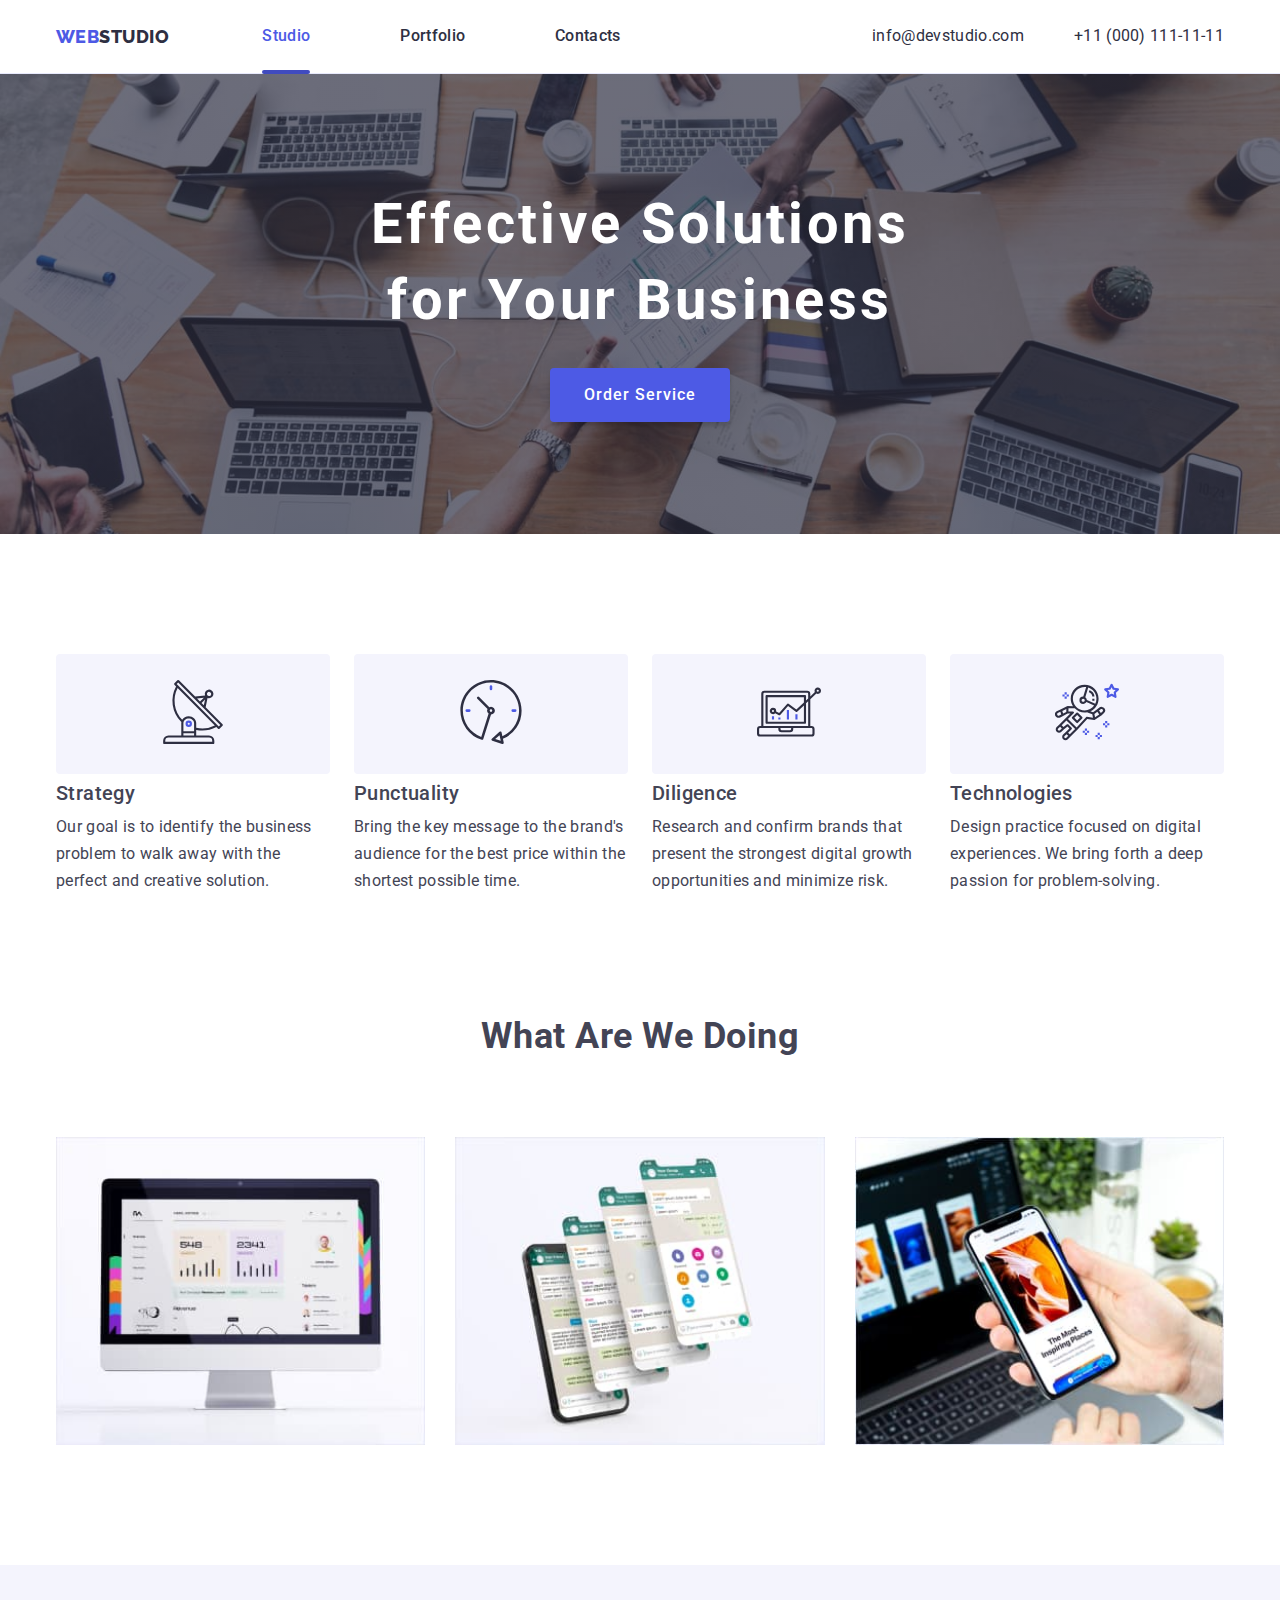
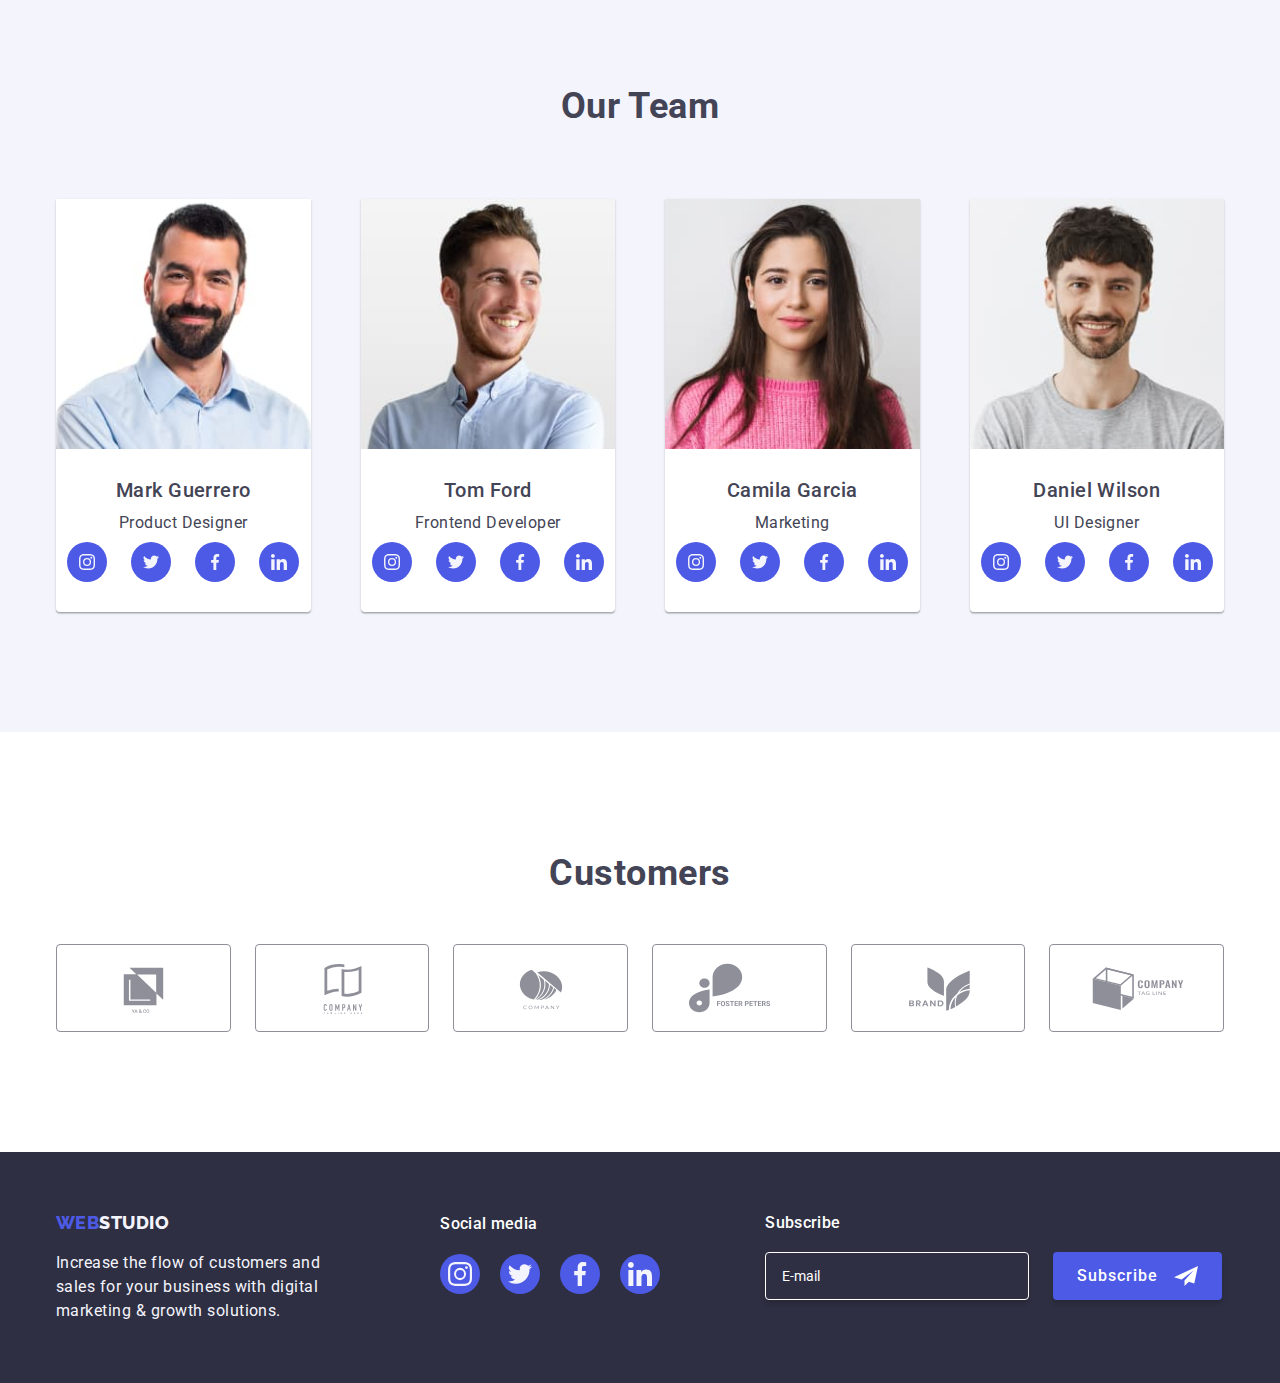
<file: index.html>
<!DOCTYPE html>
<html lang="en">
  <head>
    <meta charset="UTF-8" />
    <meta name="viewport" content="width=device-width, initial-scale=1.0" />
    <title>Studio</title>
    <link rel="preconnect" href="https://fonts.googleapis.com " />
    <link rel="preconnect" href="https://fonts.gstatic.com " crossorigin />
    <link
      rel="stylesheet"
      href="https://cdnjs.cloudflare.com/ajax/libs/modern-normalize/2.0.0/modern-normalize.min.css"
    />
    <link rel="stylesheet" href="./css/styles.css" />
    <link
      href="https://fonts.googleapis.com/css2?family=Raleway:wght@800&family=Roboto:wght@400;500;700;900&display=swap"
      rel="stylesheet"
    />
  </head>

  <body>
    <!-- HEADER -->

    <header class="page-header">
      <div class="container menu">
        <nav class="navigation">
          <a class="logo-link" href="./index.html"
            ><span class="logo">WEB</span><span class="studio">STUDIO</span></a
          >
          <ul class="nav-menu list">
            <li class="item">
              <a class="page current link" href="./index.html">Studio</a>
            </li>
            <li class="item">
              <a class="page link" href="./portfolio.html">Portfolio</a>
            </li>
            <li class="item">
              <a class="page link" href="#">Contacts</a>
            </li>
          </ul>
        </nav>
        <ul class="contacts-menu list">
          <li class="item">
            <a class="contact link" href="mailto:info@devstudio.com"
              >info@devstudio.com</a
            >
          </li>
          <li class="item">
            <a class="contact link" href="tel:+110001111111"
              >+11 (000) 111-11-11</a
            >
          </li>
        </ul>
        <button
          class="menu-toggle js-open-menu"
          aria-expanded="false"
          aria-controls="mobile-menu"
        >
          <svg class="burger" width="32" height="22">
            <use href="./images/icons.svg#burger"></use>
          </svg>
        </button>
      </div>
    </header>

    <!-- MAIN -->

    <main>
      <!-- Secton 1 -->

      <section class="hero">
        <div class="container">
          <h1 class="hero-title">
            Effective Solutions <br />for Your Business
          </h1>
          <button class="button primary" type="button" data-modal-open>
            Order Service
          </button>
        </div>
      </section>

      <!-- Section 2 -->
      <section class="section">
        <div class="container">
          <ul class="benefits list">
            <li class="item">
              <div class="icon">
                <a class="link" href="">
                  <svg class="antenna" width="64" height="64">
                    <use href="./images/icons.svg#antenna"></use>
                  </svg>
                </a>
              </div>
              <h3 class="title">Strategy</h3>
              <p class="description">
                Our goal is to identify the business problem to walk away with
                the perfect and creative solution.
              </p>
            </li>
            <li class="item">
              <div class="icon">
                <a class="link" href="">
                  <svg class="clock" width="64" height="64">
                    <use href="./images/icons.svg#clock"></use>
                  </svg>
                </a>
              </div>
              <h3 class="title">Punctuality</h3>
              <p class="description">
                Bring the key message to the brand's audience for the best price
                within the shortest possible time.
              </p>
            </li>
            <li class="item">
              <div class="icon">
                <a class="link" href="">
                  <svg class="diagram" width="64" height="64">
                    <use href="./images/icons.svg#diagram"></use>
                  </svg>
                </a>
              </div>
              <h3 class="title">Diligence</h3>
              <p class="description">
                Research and confirm brands that present the strongest digital
                growth opportunities and minimize risk.
              </p>
            </li>
            <li class="item">
              <div class="icon">
                <a class="link" href="">
                  <svg class="astronaut" width="64" height="64">
                    <use href="./images/icons.svg#astronaut"></use>
                  </svg>
                </a>
              </div>
              <h3 class="title">Technologies</h3>
              <p class="description">
                Design practice focused on digital experiences. We bring forth a
                deep passion for problem-solving.
              </p>
            </li>
          </ul>
        </div>
      </section>

      <!-- Section 3 -->

      <section class="section no-top-padding hidden">
        <div class="container">
          <h2 class="section-title">What Are We Doing</h2>
          <ul class="what-we-do list">
            <li class="item">
              <img
                src="images/monitor.jpg"
                alt="Computer Monitor"
                width="360"
                height="300"
                class="image"
              />
            </li>
            <li class="item">
              <img
                src="images/cellphone-screens.jpg"
                alt="Multiple Cellphone Screens"
                width="360"
                height="300"
                class="image"
              />
            </li>
            <li class="item">
              <img
                src="images/cellphone.jpg"
                alt="Holding a Cellphone"
                width="360"
                height="300"
                class="image"
              />
            </li>
          </ul>
        </div>
      </section>

      <!-- Section 4 -->

      <section class="section bg-team">
        <div class="container">
          <h2 class="section-title">Our Team</h2>
          <ul class="team list">
            <li class="item">
              <img
                srcset="
                  ./images/mark-guerrero.jpg    1x,
                  ./images/mark-guerrero@2x.jpg 2x
                "
                src="images/mark-guerrero.jpg"
                alt="Mark Guerrero"
                width="270"
                height="260"
                class="image"
              />
              <h3 class="name">Mark Guerrero</h3>
              <p class="position">Product Designer</p>
              <ul class="social-team list">
                <li class="icon-item">
                  <a
                    class="link"
                    href="https://instagram.com"
                    target="_blank"
                    rel="noopener noreferrer"
                    aria-label="Link to Instagram"
                  >
                    <svg class="icon" width="16" height="16">
                      <use href="./images/icons.svg#instagram"></use>
                    </svg>
                  </a>
                </li>
                <li class="icon-item">
                  <a
                    class="link"
                    href="https://twitter.com"
                    target="_blank"
                    rel="noopener noreferrer"
                    aria-label="Link to Twitter"
                  >
                    <svg class="icon" width="16" height="16">
                      <use href="./images/icons.svg#twitter"></use>
                    </svg>
                  </a>
                </li>
                <li class="icon-item">
                  <a
                    class="link"
                    href="https://facebook.com"
                    target="_blank"
                    rel="noopener noreferrer"
                    aria-label="Link to Facebook"
                  >
                    <svg class="icon" width="16" height="16">
                      <use href="./images/icons.svg#facebook"></use>
                    </svg>
                  </a>
                </li>
                <li class="icon-item">
                  <a
                    class="link"
                    href="https://linkedin.com"
                    target="_blank"
                    rel="noopener noreferrer"
                    aria-label="LinkedIn"
                  >
                    <svg class="icon" width="16" height="16">
                      <use href="./images/icons.svg#linkedin"></use>
                    </svg>
                  </a>
                </li>
              </ul>
            </li>
            <li class="item">
              <img
                srcset="./images/tom-ford.jpg 1x, ./images/tom-ford@2x.jpg 2x"
                src="images/tom-ford.jpg"
                alt="Tom Ford"
                width="270"
                height="260"
                class="image"
              />
              <h3 class="name">Tom Ford</h3>
              <p class="position">Frontend Developer</p>
              <ul class="social-team list">
                <li class="icon-item">
                  <a
                    class="link"
                    href="https://instagram.com"
                    target="_blank"
                    rel="noopener noreferrer"
                    aria-label="Link to Instagram"
                  >
                    <svg class="icon" width="16" height="16">
                      <use href="./images/icons.svg#instagram"></use>
                    </svg>
                  </a>
                </li>
                <li class="icon-item">
                  <a
                    class="link"
                    href="https://twitter.com"
                    target="_blank"
                    rel="noopener noreferrer"
                    aria-label="Link to Twitter"
                  >
                    <svg class="icon" width="16" height="16">
                      <use href="./images/icons.svg#twitter"></use>
                    </svg>
                  </a>
                </li>
                <li class="icon-item">
                  <a
                    class="link"
                    href="https://facebook.com"
                    target="_blank"
                    rel="noopener noreferrer"
                    aria-label="Link to Facebook"
                  >
                    <svg class="icon" width="16" height="16">
                      <use href="./images/icons.svg#facebook"></use>
                    </svg>
                  </a>
                </li>
                <li class="icon-item">
                  <a
                    class="link"
                    href="https://linkedin.com"
                    target="_blank"
                    rel="noopener noreferrer"
                    aria-label="Link to LinkedIn"
                  >
                    <svg class="icon" width="16" height="16">
                      <use href="./images/icons.svg#linkedin"></use>
                    </svg>
                  </a>
                </li>
              </ul>
            </li>
            <li class="item">
              <img
                srcset="
                  ./images/camila-garcia.jpg    1x,
                  ./images/camila-garcia@2x.jpg 2x
                "
                src="images/camila-garcia.jpg"
                alt="Camila Garcia"
                width="270"
                height="260"
                class="image"
              />
              <h3 class="name">Camila Garcia</h3>
              <p class="position">Marketing</p>
              <ul class="social-team list">
                <li class="icon-item">
                  <a
                    class="link"
                    href="https://instagram.com"
                    target="_blank"
                    rel="noopener noreferrer"
                    aria-label="Link to Instagram"
                  >
                    <svg class="icon" width="16" height="16">
                      <use href="./images/icons.svg#instagram"></use>
                    </svg>
                  </a>
                </li>
                <li class="icon-item">
                  <a
                    class="link"
                    href="https://twitter.com"
                    target="_blank"
                    rel="noopener noreferrer"
                    aria-label="Link to Twitter"
                  >
                    <svg class="icon" width="16" height="16">
                      <use href="./images/icons.svg#twitter"></use>
                    </svg>
                  </a>
                </li>
                <li class="icon-item">
                  <a
                    class="link"
                    href="https://facebook.com"
                    target="_blank"
                    rel="noopener noreferrer"
                    aria-label="Link to Facebook"
                  >
                    <svg class="icon" width="16" height="16">
                      <use href="./images/icons.svg#facebook"></use>
                    </svg>
                  </a>
                </li>
                <li class="icon-item">
                  <a
                    class="link"
                    href="https://linkedin.com"
                    target="_blank"
                    rel="noopener noreferrer"
                    aria-label="Link to LinkedIN"
                  >
                    <svg class="icon" width="16" height="16">
                      <use href="./images/icons.svg#linkedin"></use>
                    </svg>
                  </a>
                </li>
              </ul>
            </li>
            <li class="item">
              <img
                srcset="
                  ./images/daniel-wilson.jpg    1x,
                  ./images/daniel-wilson@2x.jpg 2x
                "
                src="images/daniel-wilson.jpg"
                alt="Daniel Wilson"
                width="270"
                height="260"
                class="image"
              />
              <h3 class="name">Daniel Wilson</h3>
              <p class="position">UI Designer</p>
              <ul class="social-team list">
                <li class="icon-item">
                  <a
                    class="link"
                    href="https://instagram.com"
                    target="_blank"
                    rel="noopener noreferrer"
                    aria-label="Link to Instagram"
                  >
                    <svg class="icon" width="16" height="16">
                      <use href="./images/icons.svg#instagram"></use>
                    </svg>
                  </a>
                </li>
                <li class="icon-item">
                  <a
                    class="link"
                    href="https://twitter.com"
                    target="_blank"
                    rel="noopener noreferrer"
                    aria-label="Link to Twitter"
                  >
                    <svg class="icon" width="16" height="16">
                      <use href="./images/icons.svg#twitter"></use>
                    </svg>
                  </a>
                </li>
                <li class="icon-item">
                  <a
                    class="link"
                    href="https://facebook.com"
                    target="_blank"
                    rel="noopener noreferrer"
                    aria-label="Link to Facebook"
                  >
                    <svg class="icon" width="16" height="16">
                      <use href="./images/icons.svg#facebook"></use>
                    </svg>
                  </a>
                </li>
                <li class="icon-item">
                  <a
                    class="link"
                    href="https://linkedin.com"
                    target="_blank"
                    rel="noopener noreferrer"
                    aria-label="Link to LinkedIN"
                  >
                    <svg class="icon" width="16" height="16">
                      <use href="./images/icons.svg#linkedin"></use>
                    </svg>
                  </a>
                </li>
              </ul>
            </li>
          </ul>
        </div>
      </section>

      <!-- Customers Section -->

      <section class="section">
        <div class="container">
          <h2 class="section-title">Customers</h2>
          <ul class="partners list">
            <li class="item">
              <a class="link" href="" aria-label="Client 1">
                <svg class="icon" width="104" height="56">
                  <use href="./images/icons.svg#client-1"></use>
                </svg>
              </a>
            </li>
            <li class="item">
              <a class="link" href="" aria-label="Client 2">
                <svg class="icon" width="104" height="56">
                  <use href="./images/icons.svg#client-2"></use>
                </svg>
              </a>
            </li>
            <li class="item">
              <a class="link" href="" aria-label="Client 3">
                <svg class="icon" width="104" height="56">
                  <use href="./images/icons.svg#client-3"></use>
                </svg>
              </a>
            </li>
            <li class="item">
              <a class="link" href="" aria-label="Client 4">
                <svg class="icon" width="104" height="56">
                  <use href="./images/icons.svg#client-4"></use>
                </svg>
              </a>
            </li>
            <li class="item">
              <a class="link" href="" aria-label="Client 5">
                <svg class="icon" width="104" height="56">
                  <use href="./images/icons.svg#client-5"></use>
                </svg>
              </a>
            </li>
            <li class="item">
              <a class="link" href="" aria-label="Client 6">
                <svg class="icon" width="104" height="56">
                  <use href="./images/icons.svg#client-6"></use>
                </svg>
              </a>
            </li>
          </ul>
        </div>
      </section>
    </main>

    <!-- FOOTER -->

    <footer class="page-footer">
      <div class="container">
        <div class="footer">
          <div class="footer-address">
            <a class="logo-link" href="./index.html"
              ><span class="logo">WEB</span
              ><span class="studio-2">STUDIO</span></a
            >
            <p class="footer-description">
              Increase the flow of customers and <br />
              sales for your business with digital <br />
              marketing & growth solutions.
            </p>
          </div>
          <div class="footer-media">
            <b class="footer-heading">Social media</b>
            <ul class="social-footer list">
              <li class="icon-item">
                <a
                  class="link"
                  href="https://instagram.com"
                  target="_blank"
                  rel="noopener noreferrer"
                  aria-label="Link to Instagram"
                >
                  <svg class="icon" width="24" height="24">
                    <use href="./images/icons.svg#instagram"></use>
                  </svg>
                </a>
              </li>
              <li class="icon-item">
                <a
                  class="link"
                  href="https://twitter.com"
                  target="_blank"
                  rel="noopener noreferrer"
                  aria-label="Link to Twitter"
                >
                  <svg class="icon" width="24" height="24">
                    <use href="./images/icons.svg#twitter"></use>
                  </svg>
                </a>
              </li>
              <li class="icon-item">
                <a
                  class="link"
                  href="https://facebook.com"
                  target="_blank"
                  rel="noopener noreferrer"
                  aria-label="Link to Facebook"
                >
                  <svg class="icon" width="24" height="24">
                    <use href="./images/icons.svg#facebook"></use>
                  </svg>
                </a>
              </li>
              <li class="icon-item">
                <a
                  class="link"
                  href="https://linkedin.com"
                  target="_blank"
                  rel="noopener noreferrer"
                  aria-label="Link to LinkedIn"
                >
                  <svg class="icon" width="24" height="24">
                    <use href="./images/icons.svg#linkedin"></use>
                  </svg>
                </a>
              </li>
            </ul>
          </div>
          <div class="footer-subscribe">
            <b class="footer-heading">Subscribe</b>
            <form class="footer-form" name="signupform">
              <label class="check">
                <input
                  class="user-email"
                  type="email"
                  name="email"
                  placeholder="E-mail"
                />
              </label>
              <!-- </div> -->
              <div class="footer-newsletter">
                <button class="button secondary" type="submit">
                  Subscribe
                  <a href="">
                    <svg class="newsletter" width="24" height="24">
                      <use href="./images/icons.svg#newsletter"></use>
                    </svg>
                  </a>
                </button>
              </div>
            </form>
          </div>
        </div>
      </div>
    </footer>

    <!-- Order Service Modal -->

    <div class="backdrop is-hidden" data-modal>
      <div class="modal">
        <button type="button" class="modal-close" data-modal-close>
          <svg class="modal-icon" width="8" height="8">
            <use href="./images/icons.svg#close"></use>
          </svg>
        </button>
        <p class="form-title">Leave your contacts and we will call you back</p>
        <form name="form-modal">
          <label class="form-field">
            <span class="form-label">Name</span>
            <input
              class="form-input"
              type="text"
              name="contacts-name"
              autofocus
              required
            />
            <svg class="form-icon" width="18" height="18">
              <use href="./images/icons.svg#person"></use>
            </svg>
          </label>

          <label class="form-field">
            <span class="form-label">Phone</span>
            <input
              class="form-input"
              type="tel"
              name="contacts-phone"
              required
            />
            <svg class="form-icon" width="18" height="24">
              <use href="./images/icons.svg#phone"></use>
            </svg>
          </label>

          <label class="form-field">
            <span class="form-label">Email</span>
            <input
              class="form-input"
              type="email"
              name="contacts-email"
              required
            />
            <svg class="form-icon" width="18" height="24">
              <use href="./images/icons.svg#email"></use>
            </svg>
          </label>

          <label class="form-field">
            <span class="form-label">Comments</span>
            <textarea
              class="form-textarea"
              name="contacts-comment"
              rows="10"
              placeholder="Text input"
            ></textarea>
          </label>

          <label class="form-terms">
            <input class="form-checkbox hide" type="checkbox" name="terms" />
            <svg class="terms-icon" width="16" height="16">
              <use href="./images/icons.svg#checkbox"></use></svg
            ><span class="agreement"
              >I accept the terms and conditions of the
              <a class="policy" href="">Privacy Policy</a></span
            >
          </label>
          <button class="button form-button" type="submit">Send</button>
        </form>
      </div>
    </div>

    <!-- Mobile Menu -->

    <div class="menu-container js-menu-container" id="mobile-menu">
      <button type="button" class="mobile-close js-close-menu">
        <svg class="mobile-icon" width="8" height="8">
          <use href="./images/icons.svg#close"></use>
        </svg>
      </button>
      <ul class="mob-menu list">
        <li class="item">
          <a class="mob-page current link" href="./index.html">Studio</a>
        </li>
        <li class="item">
          <a class="mob-page link" href="./portfolio.html">Portfolio</a>
        </li>
        <li class="item">
          <a class="mob-page link" href="#">Contacts</a>
        </li>
      </ul>
      <div>
        <ul class="mob-contacts list">
          <li class="item">
            <a class="contact link" href="tel:+110001111111"
              >+11 (000) 111-11-11</a
            >
          </li>
          <li class="item">
            <a class="contact link" href="mailto:info@devstudio.com"
              >info@devstudio.com</a
            >
          </li>
        </ul>
        <!-- </div> -->
        <!-- <div> -->
        <ul class="mob-social list">
          <li class="icon-item">
            <a
              class="link"
              href="https://instagram.com"
              target="_blank"
              rel="noopener noreferrer"
              aria-label="Link to Instagram"
            >
              <svg class="icon" width="24" height="24">
                <use href="./images/icons.svg#instagram"></use>
              </svg>
            </a>
          </li>
          <li class="icon-item">
            <a
              class="link"
              href="https://twitter.com"
              target="_blank"
              rel="noopener noreferrer"
              aria-label="Link to Twitter"
            >
              <svg class="icon" width="24" height="24">
                <use href="./images/icons.svg#twitter"></use>
              </svg>
            </a>
          </li>
          <li class="icon-item">
            <a
              class="link"
              href="https://facebook.com"
              target="_blank"
              rel="noopener noreferrer"
              aria-label="Link to Facebook"
            >
              <svg class="icon" width="24" height="24">
                <use href="./images/icons.svg#facebook"></use>
              </svg>
            </a>
          </li>
          <li class="icon-item">
            <a
              class="link"
              href="https://linkedin.com"
              target="_blank"
              rel="noopener noreferrer"
              aria-label="Link to LinkedIn"
            >
              <svg class="icon" width="24" height="24">
                <use href="./images/icons.svg#linkedin"></use>
              </svg>
            </a>
          </li>
        </ul>
      </div>
    </div>

    <script src="./js/modal.js"></script>
    <script defer src="./js/mobile-menu.js"></script>
  </body>
</html>
</file>
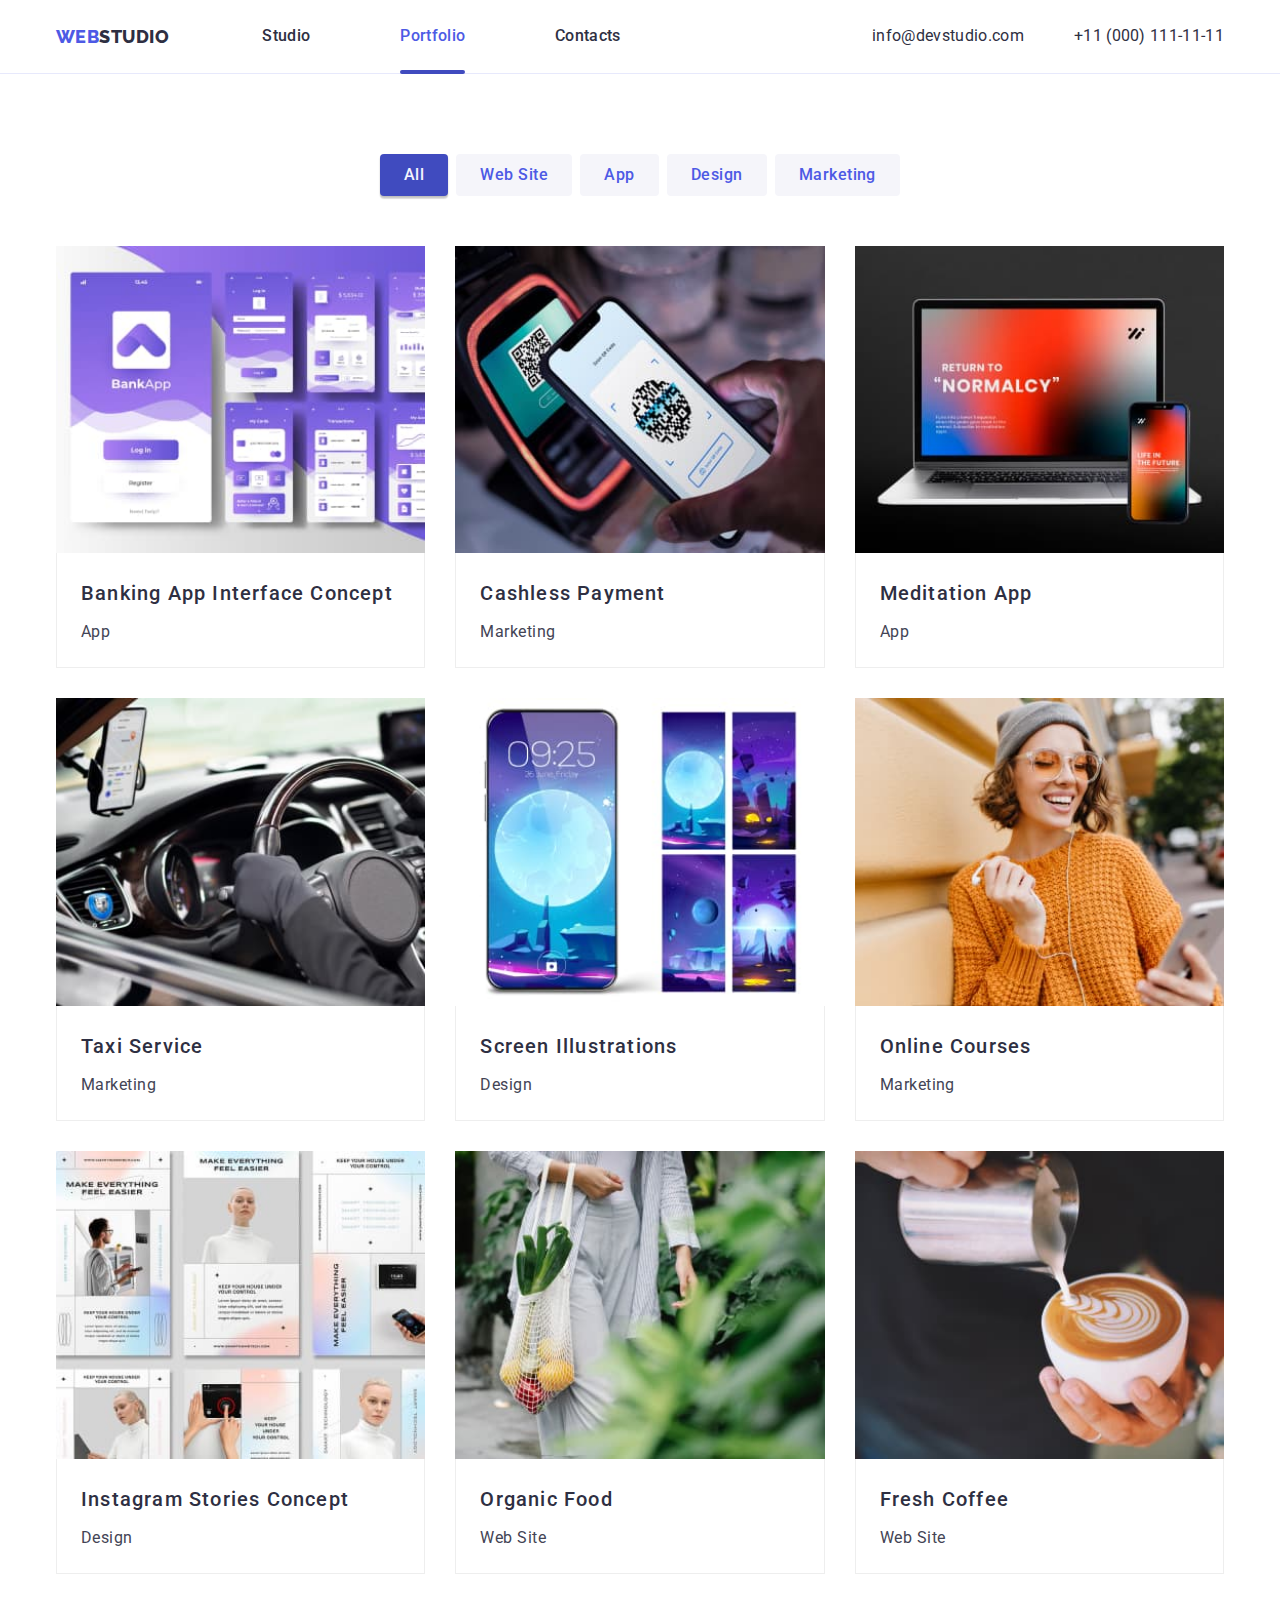
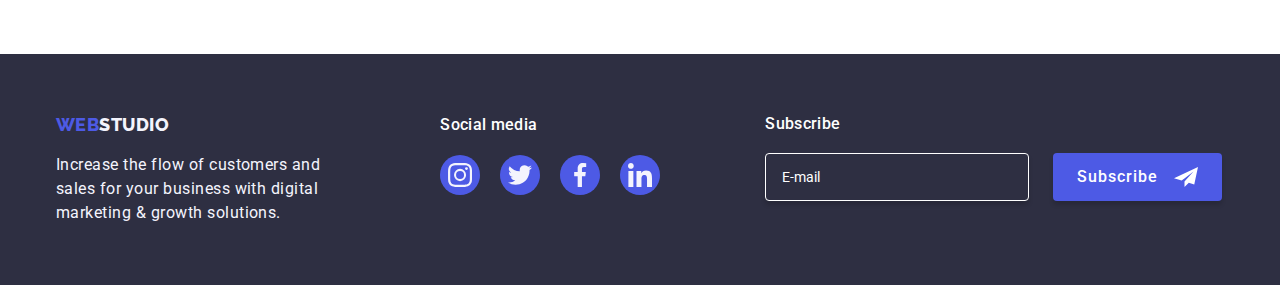
<file: portfolio.html>
<!DOCTYPE html>
<html lang="en">
  <head>
    <meta charset="UTF-8" />
    <meta name="viewport" content="width=device-width, initial-scale=1.0" />
    <title>Portfolio</title>
    <link rel="preconnect" href="https://fonts.googleapis.com " />
    <link rel="preconnect" href="https://fonts.gstatic.com " crossorigin />
    <link
      rel="stylesheet"
      href="https://cdnjs.cloudflare.com/ajax/libs/modern-normalize/2.0.0/modern-normalize.min.css"
    />
    <link rel="stylesheet" href="./css/styles.css" />
    <link
      href="https://fonts.googleapis.com/css2?family=Raleway:wght@800&family=Roboto:wght@400;500;700;900&display=swap"
      rel="stylesheet"
    />
  </head>
  <body>
    <!-- HEADER -->

    <header class="page-header">
      <div class="container menu">
        <nav class="navigation">
          <a class="logo-link" href="./index.html"
            ><span class="logo">WEB</span><span class="studio">STUDIO</span></a
          >
          <ul class="nav-menu list">
            <li class="item">
              <a class="page link" href="./index.html">Studio</a>
            </li>
            <li class="item">
              <a class="page current link" href="./portfolio.html">Portfolio</a>
            </li>
            <li class="item">
              <a class="page link" href="#">Contacts</a>
            </li>
          </ul>
        </nav>
        <ul class="contacts-menu list">
          <li class="item">
            <a class="contact link" href="mailto:info@devstudio.com"
              >info@devstudio.com</a
            >
          </li>
          <li class="item">
            <a class="contact link" href="tel:+110001111111"
              >+11 (000) 111-11-11</a
            >
          </li>
        </ul>
        <button
          class="menu-toggle js-open-menu"
          aria-expanded="false"
          aria-controls="mobile-menu"
        >
          <svg class="burger" width="32" height="22">
            <use href="./images/icons.svg#burger"></use>
          </svg>
        </button>
      </div>
    </header>

    <!-- MAIN -->
    <main>
      <!-- Section 1 -->
      <section class="secton">
        <div class="container">
          <ul class="filters list">
            <li class="space">
              <button class="button filter current" type="button">All</button>
            </li>
            <li class="space">
              <button class="button filter" type="button">Web Site</button>
            </li>
            <li class="space">
              <button class="button filter" type="button">App</button>
            </li>
            <li class="space">
              <button class="button filter" type="button">Design</button>
            </li>
            <li class="space">
              <button class="button filter" type="button">Marketing</button>
            </li>
          </ul>
          <!-- Section 2 -->
          <ul class="projects list">
            <li class="project-card">
              <a href="" class="project link">
                <div class="project-image">
                  <img
                    src="images/hw2-banking-app-d.jpg"
                    alt="Banking App Interface"
                    width="370"
                    height="300"
                    class="image"
                  />
                  <div class="overlay">
                    <p class="project-text">
                      14 Stylish and User-Friendly App Design Concepts · Task
                      Manager App · Calorie Tracker App · Exotic Fruit Ecommerce
                      App · Cloud Storage App
                    </p>
                  </div>
                </div>
                <div class="substrate">
                  <h2 class="name">Banking App Interface Concept</h2>
                  <p class="type">App</p>
                </div>
              </a>
            </li>
            <li class="project-card">
              <a href="" class="project link">
                <div class="project-image">
                  <img
                    src="images/hw2-cashless-d.jpg"
                    alt="Cellphone with QR Codes"
                    width="370"
                    height="300"
                    class="image"
                  />
                  <div class="overlay">
                    <p class="project-text">
                      14 Stylish and User-Friendly App Design Concepts · Task
                      Manager App · Calorie Tracker App · Exotic Fruit Ecommerce
                      App · Cloud Storage App
                    </p>
                  </div>
                </div>
                <div class="substrate">
                  <h2 class="name">Cashless Payment</h2>
                  <p class="type">Marketing</p>
                </div>
              </a>
            </li>
            <li class="project-card">
              <a href="" class="project link">
                <div class="project-image">
                  <img
                    src="images/hw2-meditation-d.jpg"
                    alt="Laptop and cellphone"
                    width="370"
                    height="300"
                    class="image"
                  />
                  <div class="overlay">
                    <p class="project-text">
                      14 Stylish and User-Friendly App Design Concepts · Task
                      Manager App · Calorie Tracker App · Exotic Fruit Ecommerce
                      App · Cloud Storage App
                    </p>
                  </div>
                </div>
                <div class="substrate">
                  <h2 class="name">Meditation App</h2>
                  <p class="type">App</p>
                </div>
              </a>
            </li>
            <li class="project-card">
              <a href="" class="project link">
                <div class="project-image">
                  <img
                    src="images/hw2-taxi-d.jpg"
                    alt="Drive Wheel"
                    width="370"
                    height="300"
                    class="image"
                  />
                  <div class="overlay">
                    <p class="project-text">
                      14 Stylish and User-Friendly App Design Concepts · Task
                      Manager App · Calorie Tracker App · Exotic Fruit Ecommerce
                      App · Cloud Storage App
                    </p>
                  </div>
                </div>
                <div class="substrate">
                  <h2 class="name">Taxi Service</h2>
                  <p class="type">Marketing</p>
                </div>
              </a>
            </li>
            <li class="project-card">
              <a href="" class="project link">
                <div class="project-image">
                  <img
                    src="images/hw2-screen-illustrations-d.jpg"
                    alt="Cellphone Screen Illustrations"
                    width="370"
                    height="300"
                    class="image"
                  />
                  <div class="overlay">
                    <p class="project-text">
                      14 Stylish and User-Friendly App Design Concepts · Task
                      Manager App · Calorie Tracker App · Exotic Fruit Ecommerce
                      App · Cloud Storage App
                    </p>
                  </div>
                </div>
                <div class="substrate">
                  <h2 class="name">Screen Illustrations</h2>
                  <p class="type">Design</p>
                </div>
              </a>
            </li>
            <li class="project-card">
              <a href="" class="project link">
                <div class="project-image">
                  <img
                    src="images/hw2-online-courses-d.jpg"
                    alt="A girl wearing orange T-shrit"
                    width="370"
                    height="300"
                    class="image"
                  />
                  <div class="overlay">
                    <p class="project-text">
                      14 Stylish and User-Friendly App Design Concepts · Task
                      Manager App · Calorie Tracker App · Exotic Fruit Ecommerce
                      App · Cloud Storage App
                    </p>
                  </div>
                </div>
                <div class="substrate">
                  <h2 class="name">Online Courses</h2>
                  <p class="type">Marketing</p>
                </div>
              </a>
            </li>
            <li class="project-card">
              <a href="" class="project link">
                <div class="project-image">
                  <img
                    src="images/hw2-instagram-stories-d.jpg"
                    alt="Instagram stories"
                    width="370"
                    height="300"
                    class="image"
                  />
                  <div class="overlay">
                    <p class="project-text">
                      14 Stylish and User-Friendly App Design Concepts · Task
                      Manager App · Calorie Tracker App · Exotic Fruit Ecommerce
                      App · Cloud Storage App
                    </p>
                  </div>
                </div>
                <div class="substrate">
                  <h2 class="name">Instagram Stories Concept</h2>
                  <p class="type">Design</p>
                </div>
              </a>
            </li>
            <li class="project-card">
              <a href="" class="project link">
                <div class="project-image">
                  <img
                    src="images/hw2-organic-foods-d.jpg"
                    alt="Lady carrying a bag of foods"
                    width="370"
                    height="300"
                    class="image"
                  />
                  <div class="overlay">
                    <p class="project-text">
                      14 Stylish and User-Friendly App Design Concepts · Task
                      Manager App · Calorie Tracker App · Exotic Fruit Ecommerce
                      App · Cloud Storage App
                    </p>
                  </div>
                </div>
                <div class="substrate">
                  <h2 class="name">Organic Food</h2>
                  <p class="type">Web Site</p>
                </div>
              </a>
            </li>
            <li class="project-card">
              <a href="" class="project link">
                <div class="project-image">
                  <img
                    src="images/hw2-fresh-coffee-d.jpg"
                    alt="Coffee Art"
                    width="370"
                    height="300"
                    class="image"
                  />
                  <div class="overlay">
                    <p class="project-text">
                      14 Stylish and User-Friendly App Design Concepts · Task
                      Manager App · Calorie Tracker App · Exotic Fruit Ecommerce
                      App · Cloud Storage App
                    </p>
                  </div>
                </div>
                <div class="substrate">
                  <h2 class="name">Fresh Coffee</h2>
                  <p class="type">Web Site</p>
                </div>
              </a>
            </li>
          </ul>
        </div>
      </section>
    </main>

    <!-- Footer -->

    <footer class="page-footer">
      <div class="container">
        <div class="footer">
          <div class="footer-address">
            <a class="logo-link footer" href="./index.html"
              ><span class="logo">WEB</span
              ><span class="studio-2">STUDIO</span></a
            >
            <p class="footer-description">
              Increase the flow of customers and <br />
              sales for your business with digital <br />
              marketing & growth solutions.
            </p>
          </div>
          <div class="footer-media">
            <b class="footer-heading">Social media</b>
            <ul class="social-footer list">
              <li class="icon-item">
                <a
                  class="link"
                  href="https://instagram.com"
                  target="_blank"
                  rel="noopener noreferrer"
                  aria-label="Link to Instagram"
                >
                  <svg class="icon" width="24" height="24">
                    <use href="./images/icons.svg#instagram"></use>
                  </svg>
                </a>
              </li>
              <li class="icon-item">
                <a
                  class="link"
                  href="https://twitter.com"
                  target="_blank"
                  rel="noopener noreferrer"
                  aria-label="Link to Twitter"
                >
                  <svg class="icon" width="24" height="24">
                    <use href="./images/icons.svg#twitter"></use>
                  </svg>
                </a>
              </li>
              <li class="icon-item">
                <a
                  class="link"
                  href="https://facebook.com"
                  target="_blank"
                  rel="noopener noreferrer"
                  aria-label="Link to Facebook"
                >
                  <svg class="icon" width="24" height="24">
                    <use href="./images/icons.svg#facebook"></use>
                  </svg>
                </a>
              </li>
              <li class="icon-item">
                <a
                  class="link"
                  href="https://linkedin.com"
                  target="_blank"
                  rel="noopener noreferrer"
                  aria-label="Link to LinkedIn"
                >
                  <svg class="icon" width="24" height="24">
                    <use href="./images/icons.svg#linkedin"></use>
                  </svg>
                </a>
              </li>
            </ul>
          </div>
          <div class="footer-subscribe">
            <b class="footer-heading">Subscribe</b>
            <form class="footer-form" name="signupform">
              <label class="check">
                <input
                  class="user-email"
                  type="email"
                  name="email"
                  placeholder="E-mail"
                />
              </label>
              <!-- </div> -->
              <div class="footer-newsletter">
                <button class="button secondary" type="submit">
                  Subscribe
                  <a href="">
                    <svg class="newsletter" width="24" height="24">
                      <use href="./images/icons.svg#newsletter"></use>
                    </svg>
                  </a>
                </button>
              </div>
            </form>
          </div>
        </div>
      </div>
    </footer>

    <!-- Mobile Menu -->

    <div class="menu-container js-menu-container" id="mobile-menu">
      <button type="button" class="mobile-close js-close-menu">
        <svg class="mobile-icon" width="8" height="8">
          <use href="./images/icons.svg#close"></use>
        </svg>
      </button>
      <ul class="mob-menu list">
        <li class="item">
          <a class="mob-page link" href="./index.html">Studio</a>
        </li>
        <li class="item">
          <a class="mob-page current link" href="./portfolio.html">Portfolio</a>
        </li>
        <li class="item">
          <a class="mob-page link" href="#">Contacts</a>
        </li>
      </ul>
      <div>
        <ul class="mob-contacts list">
          <li class="item">
            <a class="contact link" href="tel:+110001111111"
              >+11 (000) 111-11-11</a
            >
          </li>
          <li class="item">
            <a class="contact link" href="mailto:info@devstudio.com"
              >info@devstudio.com</a
            >
          </li>
        </ul>
      </div>
      <ul class="mob-social list">
        <li class="icon-item">
          <a
            class="link"
            href="https://instagram.com"
            target="_blank"
            rel="noopener noreferrer"
            aria-label="Link to Instagram"
          >
            <svg class="icon" width="24" height="24">
              <use href="./images/icons.svg#instagram"></use>
            </svg>
          </a>
        </li>
        <li class="icon-item">
          <a
            class="link"
            href="https://twitter.com"
            target="_blank"
            rel="noopener noreferrer"
            aria-label="Link to Twitter"
          >
            <svg class="icon" width="24" height="24">
              <use href="./images/icons.svg#twitter"></use>
            </svg>
          </a>
        </li>
        <li class="icon-item">
          <a
            class="link"
            href="https://facebook.com"
            target="_blank"
            rel="noopener noreferrer"
            aria-label="Link to Facebook"
          >
            <svg class="icon" width="24" height="24">
              <use href="./images/icons.svg#facebook"></use>
            </svg>
          </a>
        </li>
        <li class="icon-item">
          <a
            class="link"
            href="https://linkedin.com"
            target="_blank"
            rel="noopener noreferrer"
            aria-label="Link to LinkedIn"
          >
            <svg class="icon" width="24" height="24">
              <use href="./images/icons.svg#linkedin"></use>
            </svg>
          </a>
        </li>
      </ul>
    </div>
    <script defer src="./js/mobile-menu.js"></script>
  </body>
</html>
</file>
<file: css/styles.css>
:root {
  --iris: #4d5ae5;
  --ocean: #404bbf;
  --navy-blue: #2e2f42;
  --green: #31d0aa;
  --slate: #434455;
  --light-slate: #8e8f99;
  --cornflower: #e7e9fc;
  --cloud: #f4f4fd;
  --navy-blue-modal: #2e2f42;
  --grey: #2e2f42;
  --white: #ffffff;
  --dairy: #fcfcfc;
}

/* CSS RESET */
p,
h1,
h2,
h3,
h4,
h5,
h6 {
  margin: 0;
}

html {
  box-sizing: border-box;
}

*,
*::before,
*::after {
  box-sizing: inherit;
}

img {
  display: block;
  width: 100%;
  max-width: 100%;
  height: auto;
}

.link {
  text-decoration: none;
  color: inherit;
}

body {
  font-family: "Roboto", sans-serif;
  color: var(--slate);
  font-size: 16px;
  letter-spacing: 0.03em;
  background-color: white;
}

/* END OF CSS RESET */

/* General Styles */

.container {
  max-width: 428px;
  padding: 0 16px;
  margin: 0 auto;

  @media screen and (min-width: 768px) {
    max-width: 768px;
  }

  @media screen and (min-width: 1158px) {
    max-width: 1200px;
  }
}

.hide {
  position: absolute;
  width: 1px;
  height: 1px;
  margin: -1px;
  border: 0;
  padding: 0;
  white-space: nowrap;
  clip-path: inset(100%);
  clip: rect(0 0 0 0);
  overflow: hidden;
}

.section {
  padding: 96px 0;

  @media screen and (min-width: 1158px) {
    padding: 120px 0;
  }
}

.hidden {
  display: none;
  @media screen and (min-width: 1158px) {
    display: block;
  }
}

.section.no-top-padding {
  padding-top: 0px;
  /* 
  @media screen and (max-width: 1157px) {
    display: none;
  } */
}

.list {
  list-style: none;
  margin: 0;
  padding: 0;
}

.menu,
.navigation,
.nav-menu,
.contacts-menu {
  display: flex;
  align-items: center;
  justify-content: space-between;
  padding-left: 0;
}

.nav-menu .page,
.contacts-menu .contact {
  text-decoration: none;
  color: var(--navy-blue);
  font-weight: 500;
  font-size: 16px;
  line-height: 1.14;
  letter-spacing: 0.02em;
  /* display: block; */
  padding-top: 32px;
  padding-bottom: 31px;
  transition: color 250ms cubic-bezier(0.4, 0, 0.2, 1);
}

.contacts-menu .contact {
  font-weight: 400;
  font-size: 12px;

  @media screen and (min-width: 1158px) {
    font-size: 16px;
  }
}

.nav-menu {
  display: none;
  @media screen and (min-width: 768px) {
    display: flex;
    gap: 40px;
    margin-left: 120px;
  }

  @media screen and (min-width: 1158px) {
    margin-left: 93px;
  }
}

.contacts-menu {
  display: none;
  @media screen and (min-width: 768px) {
    display: block;
  }
  @media screen and (min-width: 1158px) {
    display: flex;
    margin-left: auto;
  }
}

.benefits {
  display: flex;
  flex-wrap: wrap;
  justify-content: center;
  align-items: center;
  gap: 72px;

  @media screen and (min-width: 768px) {
    display: flex;
    flex-direction: row;
    flex-wrap: wrap;
    justify-content: center;
    align-items: center;
    column-gap: 60px;
    row-gap: 72px;
  }

  @media screen and (min-width: 1158px) {
    display: flex;
    flex-wrap: nowrap;
    /* /* margin-left: -30px; */
    /* margin-top: -30px; */
    column-gap: 24px;
  }
}

.benefits .item {
  width: 100%;

  @media screen and (min-width: 768px) {
    flex-basis: calc(100% / 2 - 30px);
    /* column-gap: 24px; */
    /* margin-left: 30px;
    margin-top: 30px; */
  }

  @media screen and (min-width: 1158px) {
    /* flex-basis: calc(100% / 4 - 90px); */
    /* margin-left: -1px; */
    /* margin-top: 30px; */
  }
}

.benefits .title {
  /* display: flex;
  align-items: center;
  justify-content: center; */
  text-align: center;
  color: var(--navyblue);
  font-size: 36px;
  /* font-weight: 700; */
  line-height: 1.11em;
  margin-bottom: 8px;
  letter-spacing: 0.02em;

  @media screen and (min-width: 768px) {
    text-align: left;
    font-size: 36px;
    line-height: 1.11em;
  }

  @media screen and (min-width: 1158px) {
    font-size: 20px;
    font-weight: 500;
    line-height: 1.14;
  }
}

.benefits .description {
  display: flex;
  align-items: center;
  justify-content: center;
  color: var(--slate);
  line-height: 1.71;
  font-size: 16px;
  font-weight: 500;
  letter-spacing: 0.02em;

  @media screen and (min-width: 1158px) {
    font-size: 16px;
    font-weight: 400;
  }
}

.section-title {
  color: var(--navyblue);
  text-align: center;
  font-size: 36px;
  font-weight: 700;
  line-height: 1.17;
  margin-bottom: 50px;
}

.bg-team {
  background-color: var(--cloud);
}

.team .name,
.team .position {
  color: var(--navyblue);
  line-height: 1.19;
  text-align: center;
}

.team .name {
  font-size: 20px;
  font-weight: 500;
  margin-bottom: 10px;
  margin-top: 30px;
}

.team .position {
  color: var(--slate);
  font-size: 16px;
  font-weight: 400;
  margin-bottom: 10px;
}

/* End of General Styles */

/* Studio */

/* Header */

.page-header {
  border-bottom: 1px solid var(--cornflower);
}

.logo-link {
  display: block;
  font-size: 0;
  text-decoration: none;
  margin-left: 16px;

  @media screen and (max-width: 427px) {
    margin-top: 25.5px;
    margin-bottom: 23.5px;
  }

  @media screen and (min-width: 428px) {
    margin: 25.5px 0 25.5px 16px;
  }
}

.logo-link > span {
  font-size: 18px;
}

.logo,
.studio,
.studio-2 {
  /* display: inline-block; */
  color: var(--iris);
  font-family: "Raleway", sans-serif;
  font-weight: 800;
  line-height: 1.2;
}

.studio {
  color: var(--navyblue, #2e2f42);
}

.nav-menu .page:hover,
.nav-menu .page:focus,
.nav-menu .page.current,
.contacts-menu .contact:hover,
.contacts-menu .contact:focus {
  color: var(--iris);
}

.nav-menu .page {
  position: relative;
}

.nav-menu .page.current::after {
  content: "";
  position: absolute;
  left: 0;
  bottom: 2px;
  width: 100%;
  height: 4px;
  border-radius: 2px;
  border: 2px solid var(--ocean);
  background-color: var(--ocean);
}

.page:after {
  width: 0;
  transition: width 250ms ease-in-out, background-color 250ms ease-in-out;
  content: "";
  position: absolute;
  left: 0;
  bottom: 2px;
  height: 4px;
  border-radius: 2px;
}

.page:hover::after,
.page:focus::after {
  width: 100%;
  border-radius: 2px;
  border: 2px solid var(--ocean);
  background-color: var(--ocean);
}

.nav-menu .item:not(:last-child),
.contacts-menu .item:not(:last-child) {
  @media screen and (min-width: 768px) {
    margin-left: auto;
  }
  @media screen and (min-width: 1158px) {
    margin-right: 50px;
  }
}

.nav-menu .item {
  font-size: 16px;
}

.hero {
  padding: 112px 0;
  text-align: center;
  margin: 0 auto;
  background: var(--navy-blue);
  background-image: linear-gradient(
      to right,
      rgba(46, 47, 66, 0.7),
      rgba(46, 47, 66, 0.7)
    ),
    url(../images/hero-bg-m.jpg);
  background-repeat: no-repeat;
  background-position: center;
  background-size: cover;

  @media screen and (min-width: 768px) {
    background-image: unset;
  }

  @media (min-device-pixel-ratio: 2),
    (min-resolution: 192dpi),
    (min-resolution: 2dppx) {
    background-image: linear-gradient(
        to right,
        rgba(46, 47, 66, 0.7),
        rgba(46, 47, 66, 0.7)
      ),
      url(../images/hero-bg-m@2x.jpg);
  }

  @media screen and (min-width: 768px) {
    background: var(--navy-blue);
    background-image: linear-gradient(
        to right,
        rgba(46, 47, 66, 0.7),
        rgba(46, 47, 66, 0.7)
      ),
      url(../images/hero-bg-t.jpg);
    background-repeat: no-repeat;
    background-position: center;
    background-size: cover;

    @media (min-device-pixel-ratio: 2),
      (min-resolution: 192dpi),
      (min-resolution: 2dppx) {
      background-image: linear-gradient(
          to right,
          rgba(46, 47, 66, 0.7),
          rgba(46, 47, 66, 0.7)
        ),
        url(../images/hero-bg-t@2x.jpg);
    }
  }

  @media screen and (min-width: 1158px) {
    background: var(--navy-blue);
    background-image: linear-gradient(
        to right,
        rgba(46, 47, 66, 0.7),
        rgba(46, 47, 66, 0.7)
      ),
      url(../images/hero-bg-d.jpg);
    background-repeat: no-repeat;
    background-position: center;
    background-size: cover;

    @media (min-device-pixel-ratio: 2),
      (min-resolution: 192dpi),
      (min-resolution: 2dppx) {
      background-image: linear-gradient(
          to right,
          rgba(46, 47, 66, 0.7),
          rgba(46, 47, 66, 0.7)
        ),
        url(../images/hero-bg-d@2x.jpg);
    }
  }
}

.menu-toggle {
  display: flex;
  align-items: center;
  justify-content: center;

  background-color: transparent;
  border: none;
  color: var(--navy-blue);
  cursor: pointer;
  border-radius: 50%;
  outline: none;
  margin-left: auto;
  padding: 0;

  @media screen and (min-width: 768px) {
    display: none;
  }
}

.burger {
  fill: currentColor;
}

/* Section 1 */

.hero-title {
  color: var(--white);
  text-align: center;
  font-size: 36px;
  font-weight: 700;
  line-height: 1.17;
  letter-spacing: 0.03em;
  margin-bottom: 60px;

  @media screen and (min-width: 768px) {
    font-size: 56px;
    line-height: 1.36;
    letter-spacing: 0.06em;
    margin-bottom: 30px;
  }
}

.button {
  border-color: transparent;
  font-family: inherit;
  letter-spacing: 0.03em;
  border-radius: 4px;
  font-size: 16px;
  cursor: pointer;
}

.button.primary {
  color: white;
  background: var(--iris);
  font-weight: 500;
  line-height: 1.87;
  letter-spacing: 0.06em;
  padding: 10px 32px;
  box-shadow: 0px 4px 4px 0px rgba(0, 0, 0, 0.15);
  transition: background 250ms cubic-bezier(0.4, 0, 0.2, 1);
}

.button.primary:hover,
.button.primary:focus {
  background: var(--ocean);
}

/* Advantages Section */
/* Section 2 */

.benefits .icon {
  display: none;

  @media screen and (min-width: 1158px) {
    height: 120px;
    border-radius: 4px;
    padding: 24px 100px;
    margin-bottom: 8px;
    border-radius: 4px;
    background-color: var(--cloud);

    display: flex;
    justify-content: center;
    align-items: center;

    color: var(--navy-blue);
  }
}

.antenna,
.clock,
.diagram,
.astronaut {
  fill: currentColor;
}

/* Section 3 */

.what-we-do {
  display: flex;
  flex-wrap: wrap;
  /* margin-right: 10px; */
  margin-left: -30px;
}

.what-we-do .item {
  width: calc(100% / 3 - 30px);
  margin-left: 30px;
  margin-top: 30px;
}

/* Section 4 */

.team {
  display: flex;
  flex-wrap: wrap;
  justify-content: center;
  align-items: center;
  gap: 72px;

  @media screen and (min-width: 768px) {
    column-gap: 24px;
    row-gap: 64px;
  }

  @media screen and (min-width: 1158px) {
    flex-wrap: nowrap;
    margin-left: 0;
    margin-top: 72px;
    gap: 50px;
  }
}

.team .item {
  padding-bottom: 30px;
  background-color: white;
  border-radius: 0px 0px 4px 4px;
  box-shadow: 0px 1px 3px rgba(0, 0, 0, 0.12), 0px 1px 1px rgba(0, 0, 0, 0.14),
    0px 2px 1px rgba(0, 0, 0, 0.12);

  @media screen and (min-width: 1158px) {
    flex-basis: calc(100% / 4 - 30px);
    width: 264px;
  }
}

.social-team {
  display: flex;
  justify-content: center;
  gap: 24px;
}

.icon-item .link {
  width: 40px;
  height: 40px;
  border-radius: 50%;

  display: flex;
  align-items: center;
  justify-content: center;

  color: var(--cloud);
  background-color: var(--iris);
  transition: background-color 250ms cubic-bezier(0.4, 0, 0.2, 1);
}

.icon-item .link:hover,
.icon-item .link:focus {
  background-color: var(--ocean);
}

.icon-item .link:active {
  background-color: var(--ocean);
}

.social-team .icon {
  fill: currentColor;
}

/* Customers Section */

.partners {
  display: flex;
  flex-wrap: wrap;
  justify-content: center;
  align-items: center;
  gap: 72px 30px;
  /* margin-top: -30px; */
  /* margin-left: -15px; */

  @media screen and (min-width: 768px) {
    display: flex;
    flex-wrap: wrap;
    justify-content: center;
    column-gap: 24px;
    row-gap: 72px;
    /* margin-left: 15px; */
  }

  @media screen and (min-width: 1158px) {
    display: flex;
    flex-wrap: nowrap;
    /* margin-left: 0; */
    /* margin-top: -30px; */
  }
}

.partners .item {
  width: calc(100% / 2 - 15px);
  /* margin-top: 30px;
  margin-left: 30px; */

  @media screen and (min-width: 768px) {
    width: calc(100% / 3 - 78px);
    /* margin-top: 30px;
    margin-left: 30px; */
  }

  @media screen and (min-width: 1158px) {
    width: calc(100% / 6 - 10px);

    /* margin-top: 30px;
    margin-left: 30px; */
  }
}

.partners .link {
  width: 100%;
  height: 88px;
  border: 1px solid var(--light-slate);
  border-radius: 4px;
  display: inline-flex;
  justify-content: center;
  align-items: center;
  color: var(--light-slate);
  transition: border-color 250ms cubic-bezier(0.4, 0, 0.2, 1),
    color 250ms cubic-bezier(0.4, 0, 0.2, 1);

  @media screen and (min-width: 768px) {
    width: 100%;
  }
}

.partners .icon {
  width: 100px;
  height: 60px;
  fill: currentColor;
}

.partners .link:hover,
.partners .link:focus {
  border-color: var(--ocean);
  color: var(--ocean);
}

.partners .link:active {
  border-color: var(--green);
  color: var(--green);
}

/* Footer */

.page-footer {
  padding: 60px 0;
  background: var(--navy-blue);
}

.page-footer .studio-2 {
  color: var(--cloud);
}

.footer-description {
  color: var(--cloud);
  margin-top: 17.5px;
  font-size: 16px;
  font-weight: 400;
  line-height: 1.5;

  @media screen and (min-width: 768px) {
    margin-top: -10px;
  }
  @media screen and (min-width: 1158px) {
    margin-top: 17.5px;
  }
}

.footer .logo-link {
  display: block;
  text-align: center;
  margin-left: 0;

  @media screen and (min-width: 768px) {
    display: block;
    text-align: left;
  }
  @media screen and (min-width: 1158px) {
    margin: 0;
  }
}

.footer-heading {
  color: var(--white);
  font-size: 16px;
  font-weight: 500;
  line-height: 1.5;
  letter-spacing: 0.02rem;

  @media screen and (min-width: 768px) {
    margin-bottom: 20px;
  }

  @media screen and (min-width: 1158px) {
    margin-bottom: 20px;
  }
}

.social-footer {
  display: flex;
  justify-content: flex-start;
  gap: 20px;
}

.social-footer .link:hover,
.social-footer .link:focus {
  background-color: var(--green);
}

.social-footer .link:active {
  background-color: var(--green);
}

.icon-item .icon {
  fill: currentColor;
}

.footer {
  display: flex;
  flex-wrap: wrap;
  align-items: center;
  justify-content: center;
  flex-direction: column;
  /* row-gap: 72px; */
  column-gap: 0;

  @media screen and (min-width: 768px) {
    display: flex;
    flex-direction: row;
    flex-wrap: wrap;
    justify-content: flex-start;
    margin-left: 95px;
    column-gap: 24px;
  }

  @media screen and (min-width: 1158px) {
    display: flex;
    flex-wrap: wrap;
    flex-direction: row;
    margin-left: 0;
    column-gap: 0;
    /* flex-direction: row;
    flex-wrap: rap;
    column-gap: 96px;
    row-gap: 0;
    margin-left: 0;
    column-gap: 0; */
  }
}

.footer-address {
  margin-bottom: 72px;

  @media screen and (min-width: 768px) {
    justify-content: flex-start;
    text-align: left;
    /* margin-top: 10px; */
  }

  @media screen and (min-width: 1158px) {
    margin-right: 120px;
    text-align: left;
    margin-bottom: 0;
    margin-top: 0;
  }
}

.footer-media {
  text-align: center;
  margin-bottom: 72px;

  @media screen and (min-width: 768px) {
    text-align: left;
  }

  @media screen and (min-width: 1158px) {
    /* margin-right: 80px; */
    margin-bottom: 0;
    margin-top: -30px;
  }
}

.social-footer .icon-item {
  margin-top: 16px;
  @media screen and (min-width: 1158px) {
    margin-top: 17.5px;
  }
}

/* Footer Subscribe */

.footer-subscribe {
  text-align: center;
  width: 100%;
  @media screen and (min-width: 768px) {
    text-align: left;
  }
  @media screen and (min-width: 1158px) {
    width: 0;
    text-align: left;
    margin-left: 105px;
    margin-top: -25px;
  }
}

.footer-form {
  display: block;
  /* align-items: center;
  justify-content: center; */
  text-align: center;
  margin-top: 16px;

  @media screen and (min-width: 768px) {
    display: flex;
    text-align: left;
  }

  @media screen and (min-width: 1158px) {
    display: flex;
    margin-top: 17.5px;
  }
}

.button.secondary {
  color: white;
  background: var(--iris);
  font-weight: 500;
  line-height: 1.87;
  letter-spacing: 0.06em;
  padding: 0 22px;
  box-shadow: 0px 4px 4px 0px rgba(0, 0, 0, 0.15);
  transition: background 250ms cubic-bezier(0.4, 0, 0.2, 1);
  /* margin-left: 24px; */
  gap: 16px;

  display: flex;
  align-items: center;
  justify-content: center;
}

.button.secondary:hover,
.button.secondary:focus {
  background: var(--ocean);
}

.user-email {
  width: 100%;
  height: 40px;
  color: var(--white);
  font-size: 14px;
  font-weight: 400;
  background: var(--navy-blue);
  border-radius: 4px;
  border: 1px solid var(--white);
  box-shadow: 0px 4px 4px 0px rgba(0, 0, 0, 0.15);
  padding-left: 16px;
  outline: none;
  opacity: 0.3;

  @media screen and (min-width: 768px) {
    width: 264px;
    height: 48px;
    opacity: 0.3;
  }
  @media screen and (min-width: 1158px) {
    opacity: 1;
  }
}

.user-email::placeholder {
  color: var(--white);
}

.newsletter {
  fill: var(--white);
  margin-top: 10px;
}

.footer-newsletter {
  display: inline-block;
  margin: 16px auto;

  @media screen and (min-width: 768px) {
    margin: 0 24px;
    /* margin-left: 16px; */
  }
}

/* Portfolio */

/* Buttons */

.filters {
  display: flex;
  justify-content: center;
  margin-bottom: 50px;
  margin-top: 80px;
}

.filters .space + .space {
  margin-left: 8px;
}

.button.filter {
  color: var(--iris);
  background-color: #f5f5fa;
  font-weight: 500;
  line-height: 1.62;
  padding: 6px 22px;
  transition: background 250ms cubic-bezier(0.4, 0, 0.2, 1),
    color 250ms cubic-bezier(0.4, 0, 0.2, 1),
    box-shadow 250ms cubic-bezier(0.4, 0, 0.2, 1);
}

.button.filter:hover,
.button.filter:focus,
.button.filter.current {
  background: var(--ocean);
  color: var(--cloud);
  box-shadow: 0px 3px 1px rgba(0, 0, 0, 0.1), 0px 1px 2px rgba(0, 0, 0, 0.08),
    0px 2px 2px rgba(0, 0, 0, 0.12);
}

.projects {
  display: flex;
  flex-wrap: wrap;
  margin-left: -30px;
  margin-top: -30px;
  margin-bottom: 80px;
}

.substrate {
  background-color: white;
  padding: 20px 24px;
  border: 1px solid #eeeeee;
  border-top: 0;
}

.project .name {
  color: var(--navy-blue);
  font-size: 20px;
  font-weight: 500;
  line-height: 2;
  letter-spacing: 0.06em;
  margin-bottom: 4px;
}

.project .type {
  color: var(--slate);
  font-weight: 400;
  font-size: 16px;
  line-height: 1.87;
}

.project-card {
  flex-basis: calc(100% / 3 - 30px);
  margin-left: 30px;
  margin-top: 30px;
  transition: box-shadow 250ms cubic-bezier(0.4, 0, 0.2, 1);
}

.project-card:hover,
.project-card:focus {
  box-shadow: 0px 3px 1px rgba(0, 0, 0, 0.1), 0px 1px 2px rgba(0, 0, 0, 0.08),
    0px 2px 2px rgba(0, 0, 0, 0.12);
}

.project-image {
  position: relative;
  overflow: hidden;
}

.overlay {
  position: absolute;
  top: 0;
  height: 100%;
  width: 100%;
  padding: 40px 32px;
  font-size: 16px;
  font-weight: 400;
  color: var(--cloud);
  background-color: var(--iris);
  line-height: 1.5;
  letter-spacing: 0.03em;
  transform: translateY(101%);
  transition: transform 250ms cubic-bezier(0.4, 0, 0.2, 1);
}

.project-card:hover .overlay {
  transform: translateY(0);
}

/* Order Service Modal */

.backdrop {
  position: fixed;
  top: 0;
  left: 0;
  width: 100%;
  height: 100%;
  background-color: rgba(0, 0, 0, 0.2);
  opacity: 1;
  transition: opacity 250ms cubic-bezier(0.4, 0, 0.2, 1);
}

.modal {
  position: absolute;
  top: 50%;
  left: 50%;
  background-color: var(--dairy);
  border-radius: 4px;
  padding: 72px 24px 24px;
  width: 100%;

  transform: translate(-50%, -50%) scale(1);
  transition: transform 250ms cubic-bezier(0.4, 0, 0.2, 1);

  @media screen and (min-width: 428px) {
    min-width: 408px;
    min-height: 584px;
    width: 0;
  }
}

.backdrop.is-hidden .modal {
  transform: translate(-50%, -50%) scale(0);
}

.modal-close {
  position: absolute;
  top: 24px;
  right: 24px;
  padding: 0;
  display: flex;
  justify-content: center;
  align-items: center;
  width: 24px;
  height: 24px;

  background-color: var(--cornflower);
  color: var(--navy-blue);
  border: 1px solid rgba(0, 0, 0, 0.1);
  border-radius: 15px;
  cursor: pointer;

  transition: color 250ms cubic-bezier(0.4, 0, 0.2, 1),
    background-color 250ms cubic-bezier(0.4, 0, 0.2, 1);
}

.modal-icon {
  fill: currentColor;
}

.modal-close:hover,
.modal-close:focus {
  background-color: var(--ocean);
  color: var(--white);
}

.is-hidden {
  visibility: none;
  opacity: 0;
  pointer-events: none;
}

.form-title {
  color: var(--navy-blue);
  font-size: 16px;
  font-weight: 500;
  line-height: 1.17;
  letter-spacing: 0.32px;
  text-align: center;
  margin-bottom: 32px;
}

/* Order Form */

.form-field {
  display: block;
  position: relative;
}

.form-label {
  position: absolute;
  color: var(--light-slate);
  font-size: 12px;
  font-weight: 400;
  line-height: 1.17;
  letter-spacing: 0.48px;
  top: -20px;
}

.form-input,
.form-textarea {
  display: block;
  width: 100%;
  border-radius: 4px;
  padding: 11px 16px 11px 38px;
  font-size: 12px;
  margin-bottom: 26px;
  /* border: 1px solid var(--navy-blue-modal, rgba(46, 47, 66, 0.4)); */
  border: 1px solid var(--navyblue-modal, rgba(46, 47, 66, 0.4));

  line-height: 0.87;
  letter-spacing: 0.01em;
  color: var(--navy-blue-modal);

  transition: border-color 250ms cubic-bezier(0.4, 0, 0.2, 1);
}

.form-textarea {
  resize: none;
  padding-left: 16px;
}

/* .form-textarea::placeholder {
  color: var(--navy-blue-modal), rgba(46, 47, 66, 0.4);
  font-size: 12px;
} */

.form-input:hover,
.form-input:focus,
.form-textarea:hover,
.form-textarea:focus {
  outline: none;
  border-color: var(--iris);
}

.form-icon {
  position: absolute;
  left: 12px;
  top: 50%;
  transform: translateY(-50%);
  fill: var(--navy-blue);
  transition: fill 250ms cubic-bezier(0.4, 0, 0.2, 1);
}

.form-input:hover + .form-icon,
.form-input:focus + .form-icon {
  fill: var(--iris);
}

.form-terms {
  display: flex;
  /* justify-content: center; */
  align-items: center;
  margin-bottom: 24px;
}

.form-checkbox {
  font-size: 12px;
  font-weight: 400;
  line-height: 1.17;
  letter-spacing: 0.48px;
  color: var(--light-slate);
}

.terms-icon {
  fill: none;
  /* border: 1px solid var(--navy-blue-modal, rgba(46, 47, 66, 0.4)); */
  border: 1px solid var(--navyblue-modal, rgba(46, 47, 66, 0.4));
  border-radius: 2px;
  margin-right: 7px;
  transition: border-color 250ms cubic-bezier(0.4, 0, 0.2, 1),
    background-color 250ms cubic-bezier(0.4, 0, 0.2, 1),
    fill 250ms cubic-bezier(0.4, 0, 0.2, 1);
}

.form-checkbox:checked + .terms-icon {
  background-color: var(--ocean);
  border-color: var(--ocean);
  fill: var(--cloud);
}

.agreement {
  font-size: 12px;
  color: var(--light-slate);
  font-weight: 400;
  letter-spacing: 0.48px;
  line-height: 1.17;
}

.policy {
  color: var(--iris);
}

.button.form-button {
  display: flex;
  border-radius: 4px;
  margin: auto;
  color: white;
  background: var(--iris);
  font-size: 16px;
  font-weight: 500;
  line-height: 1.87;
  letter-spacing: 0.06em;
  padding: 16px 64px;
  box-shadow: 0px 4px 4px 0px rgba(0, 0, 0, 0.15);
  transition: background 250ms cubic-bezier(0.4, 0, 0.2, 1);
}

.button.form-button:hover,
.button.form-button:focus {
  background: var(--ocean);
}

/* Mobile Menu */

.menu-container {
  display: flex;
  flex-direction: column;
  justify-content: space-between;
  position: fixed;
  top: 0;
  left: 0;
  width: 100vw;
  height: 100vh;
  background-color: var(--white);
  z-index: 200;

  transform: translateX(100%);
  transition: transform 250ms cubic-bezier(0.4, 0, 0.2, 1);
}

.menu-container.is-open {
  transform: translateX(0);
}

.mobile-close {
  position: absolute;
  top: 24px;
  right: 24px;
  padding: 0;
  display: flex;
  justify-content: center;
  align-items: center;
  width: 24px;
  height: 24px;

  background-color: transparent;
  color: var(--navy-blue);
  border: 1px solid rgba(0, 0, 0, 0.1);
  border-radius: 15px;
  cursor: pointer;

  transition: color 250ms cubic-bezier(0.4, 0, 0.2, 1),
    background-color 250ms cubic-bezier(0.4, 0, 0.2, 1);
}

.mobile-icon {
  fill: currentColor;
}

.mobile-close:hover,
.mobile-close:focus {
  background-color: var(--ocean);
  color: var(--white);
}

.mob-menu {
  margin-top: 80px;
  margin-left: 40px;
  /* margin-bottom: 230px; */
}

.mob-page {
  text-decoration: none;
  color: var(--navy-blue);
  font-weight: 700;
  font-size: 36px;
  line-height: 1.14;
  letter-spacing: 0.02em;
  display: block;
  transition: color 250ms cubic-bezier(0.4, 0, 0.2, 1);
  /* gap: 40px; */
  margin-bottom: 40px;
}

.mob-page:hover,
.mob-page:focus,
.mob-page.current {
  color: var(--ocean);
}

.mob-contacts {
  margin-left: 40px;
  margin-bottom: 48px;
  /* width: auto; */
}

.mob-contacts .item {
  color: var(--slate);
  transition: color 250ms cubic-bezier(0.4, 0, 0.2, 1);
}

.mob-contacts .item:first-child {
  font-size: 25px;
  font-weight: 700;
  line-height: 1.8;
  margin-bottom: 25px;
  color: var(--iris);
}

.mob-contacts .item:last-child {
  font-size: 20px;
  font-weight: 500;
  line-height: 1.17;
}

.mob-contacts .item:hover,
.mob-contacts .item:focus {
  color: var(--iris);
}

.mob-social {
  display: flex;
  gap: 20px;
  margin-left: 40px;
  margin-bottom: 40px;
}
</file>
